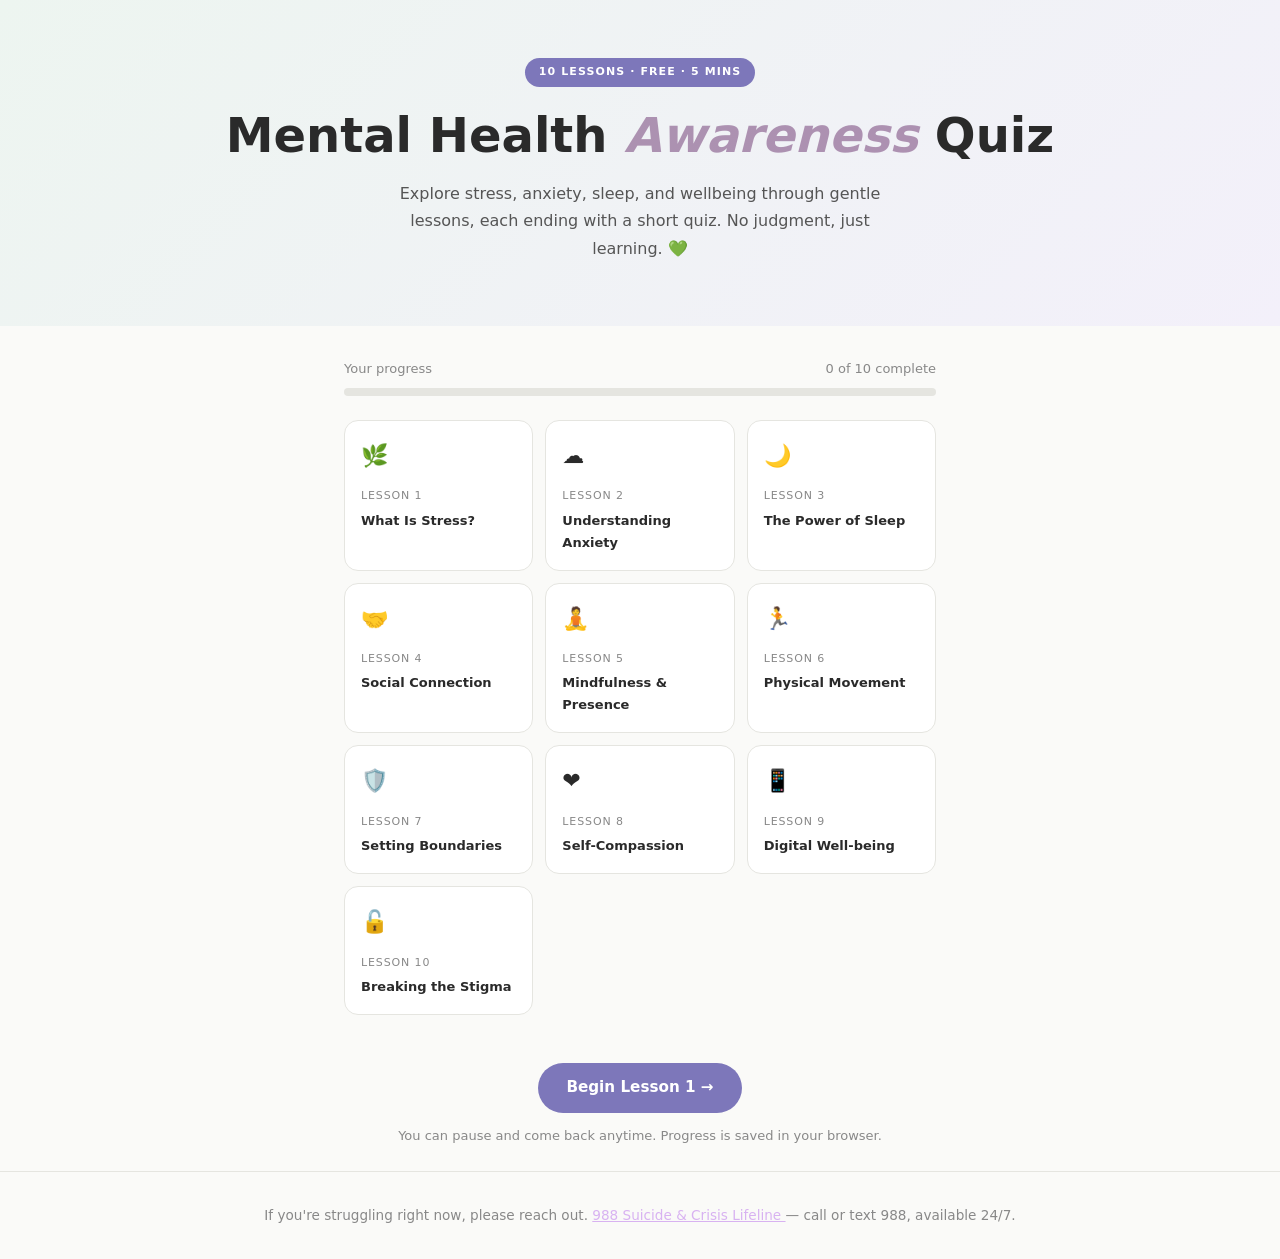
<file: index.html>
<!DOCTYPE html>
<html lang="en">
<head>
  <meta charset="UTF-8">
  <meta name="viewport" content="width=device-width, initial-scale=1.0">
  <title>Mental Health Awareness Quiz</title>
  <link rel="stylesheet" href="style.css">
</head>
<body>

  <header class="site-header">
    <div class="header-inner">
     
      <span class="header-tag">10 Lessons · Free · 5 mins</span>
      <h1>Mental Health <em>Awareness</em> Quiz</h1>
      <p class="header-sub">
        Explore stress, anxiety, sleep, and wellbeing through
        gentle lessons, each ending with a short quiz.
        No judgment, just learning. 💚
      </p>
    </div>
  </header>

  <main class="home-main">

    <!-- Progress overview bar -->
    <section class="progress-overview">
      <div class="prog-label">
        <span>Your progress</span>
        <span id="prog-count">0 of 10 complete</span>
      </div>
      <div class="prog-track">
        <div class="prog-fill" id="prog-fill" style="width: 0%"></div>
      </div>
    </section>

    <!-- Lesson cards grid -->
    <section class="lessons-grid" id="lessons-grid">
      <!-- Filled by app.js -->
    </section>

    <!-- Start button -->
    <div class="home-cta">
      <a href="lesson.html?id=0" class="btn-primary">
        Begin Lesson 1 →
      </a>
      <p class="cta-note">
        You can pause and come back anytime.
        Progress is saved in your browser.
      </p>
    </div>

  </main>

  <footer class="site-footer">
    <p>
      If you're struggling right now, please reach out. 
      <a href="https://988lifeline.org" target="_blank">
        988 Suicide &amp; Crisis Lifeline
      </a> — call or text 988, available 24/7.
    </p>
  </footer>

  <script src="app.js"></script>

</body>
</html>
</file>
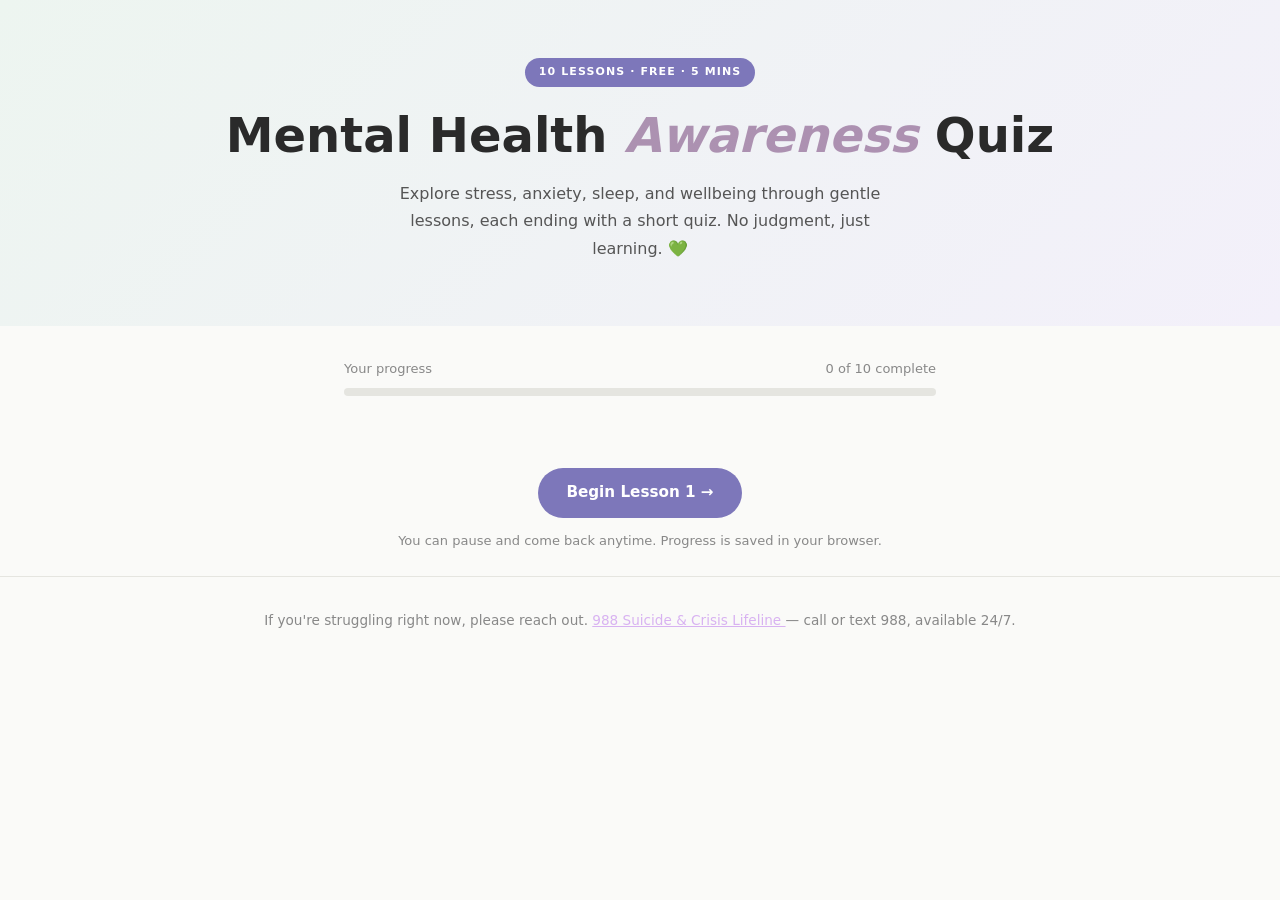
<file: Final_Project/Index.html>
<!DOCTYPE html>
<html lang="en">
<head>
  <meta charset="UTF-8">
  <meta name="viewport" content="width=device-width, initial-scale=1.0">
  <title>Mental Health Awareness Quiz</title>
  <link rel="stylesheet" href="style.css">
</head>
<body>

  <header class="site-header">
    <div class="header-inner">
     
      <span class="header-tag">10 Lessons · Free · 5 mins</span>
      <h1>Mental Health <em>Awareness</em> Quiz</h1>
      <p class="header-sub">
        Explore stress, anxiety, sleep, and wellbeing through
        gentle lessons, each ending with a short quiz.
        No judgment, just learning. 💚
      </p>
    </div>
  </header>

  <main class="home-main">

    <!-- Progress overview bar -->
    <section class="progress-overview">
      <div class="prog-label">
        <span>Your progress</span>
        <span id="prog-count">0 of 10 complete</span>
      </div>
      <div class="prog-track">
        <div class="prog-fill" id="prog-fill" style="width: 0%"></div>
      </div>
    </section>

    <!-- Lesson cards grid -->
    <section class="lessons-grid" id="lessons-grid">
      <!-- Filled by app.js -->
    </section>

    <!-- Start button -->
    <div class="home-cta">
      <a href="lesson.html?id=0" class="btn-primary">
        Begin Lesson 1 →
      </a>
      <p class="cta-note">
        You can pause and come back anytime.
        Progress is saved in your browser.
      </p>
    </div>

  </main>

  <footer class="site-footer">
    <p>
      If you're struggling right now, please reach out. 
      <a href="https://988lifeline.org" target="_blank">
        988 Suicide &amp; Crisis Lifeline
      </a> — call or text 988, available 24/7.
    </p>
  </footer>

  <script src="app.js"></script>

</body>
</html>
</file>
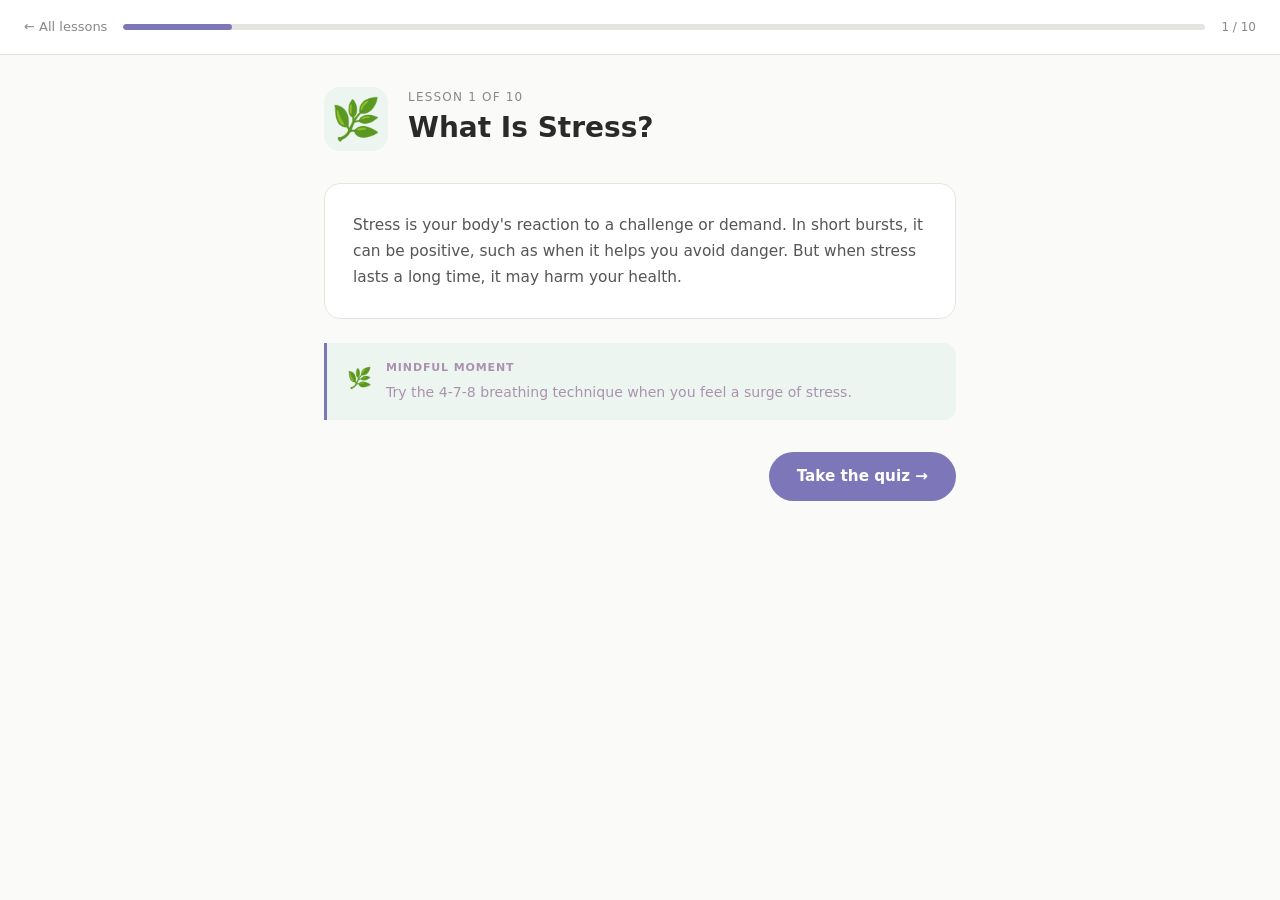
<file: lesson.html>
<!DOCTYPE html>
<html lang="en">
<head>
  <meta charset="UTF-8">
  <meta name="viewport" content="width=device-width, initial-scale=1.0">
  <title>Lesson — Mental Health Awareness Quiz</title>
  <link rel="stylesheet" href="style.css">
</head>
<body>

  <header class="lesson-header">
    <a href="index.html" class="back-link">← All lessons</a>
    <div class="lesson-progress">
      <div class="lesson-prog-fill" id="lesson-prog-fill"></div>
    </div>
    <span class="lesson-counter" id="lesson-counter">1 / 10</span>
  </header>

  <main class="lesson-main">

    <!-- Lesson hero -->
    <div class="lesson-hero">
      <div class="lesson-icon" id="lesson-icon">🌿</div>
      <div class="lesson-meta">
        <p class="lesson-num" id="lesson-num">Lesson 1 of 10</p>
        <h1 class="lesson-title" id="lesson-title">What Is Stress?</h1>
      </div>
    </div>

    <!-- Lesson body — paragraphs and tip boxes -->
    <article class="lesson-body" id="lesson-body">
      <!-- Filled by app.js -->
    </article>

    <!-- Tip box (the friendly animated tip) -->
    <aside class="tip-box" id="tip-box">
      <span class="tip-icon">🌿</span>
      <div>
        <p class="tip-label">Mindful moment</p>
        <p class="tip-text" id="tip-text"></p>
      </div>
    </aside>

    <!-- Navigation -->
    <div class="lesson-nav">
      <button class="btn-outline" id="btn-prev" onclick="prevLesson()">
        ← Previous
      </button>
      <a class="btn-primary" id="btn-quiz" href="quiz.html?id=0">
        Take the quiz →
      </a>
    </div>

  </main>

  <script src="app.js"></script>

</body>
</html>
</file>
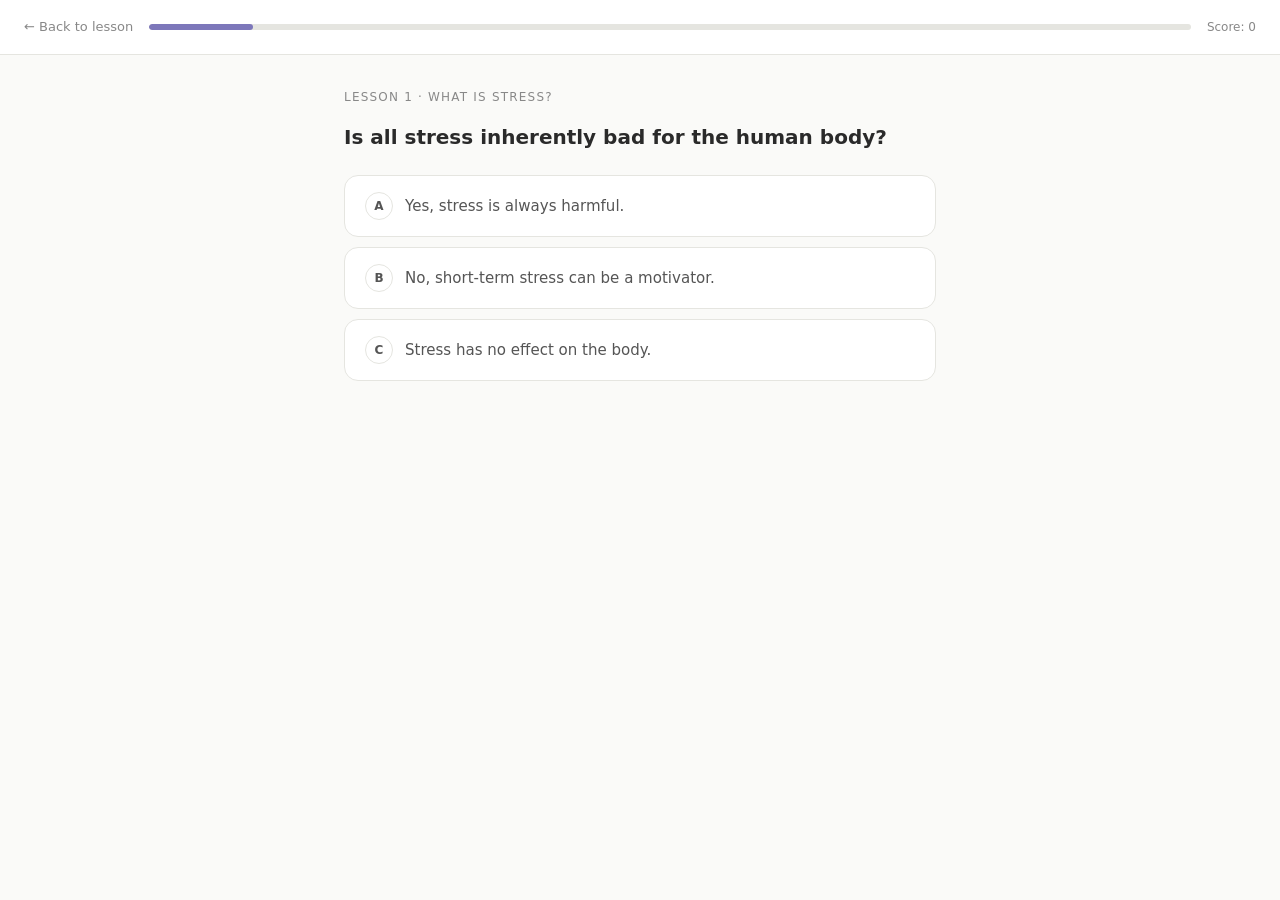
<file: quiz.html>
<!DOCTYPE html>
<html lang="en">
<head>
  <meta charset="UTF-8">
  <meta name="viewport" content="width=device-width, initial-scale=1.0">
  <title>Quiz — Mental Health Awareness</title>
  <link rel="stylesheet" href="style.css">
</head>
<body>

  <header class="quiz-header">
    <a href="lesson.html?id=0" class="back-link" id="back-to-lesson">
      ← Back to lesson
    </a>
    <div class="quiz-prog-wrap">
      <div class="quiz-prog-fill" id="quiz-prog-fill"></div>
    </div>
    <span class="score-counter">
      Score: <span id="score-num">0</span>
    </span>
  </header>

  <main class="quiz-main">

    <!-- Lesson label above question -->
    <p class="quiz-lesson-label" id="quiz-lesson-label">
      Lesson 1 · What Is Stress?
    </p>

    <!-- The question -->
    <h2 class="quiz-question" id="quiz-question">
      <!-- Filled by app.js -->
    </h2>

    <!-- Answer options -->
    <div class="options" id="options">
      <!-- Filled by app.js -->
    </div>

    <!-- Feedback panel — hidden until answered -->
    <div class="feedback hidden" id="feedback">
      <div class="feedback-inner">
        <p class="feedback-verdict" id="feedback-verdict"></p>
        <p class="feedback-explanation" id="feedback-explanation"></p>

        <!-- Animated tip that slides up after answering -->
        <div class="feedback-tip-wrap" id="feedback-tip-wrap">
          <span class="ftip-icon">💡</span>
          <p class="ftip-text" id="ftip-text"></p>
        </div>

        <button class="btn-next" id="btn-next" onclick="nextQuestion()">
          Next lesson →
        </button>
      </div>
    </div>

  </main>

  <script src="app.js"></script>

</body>
</html>
</file>
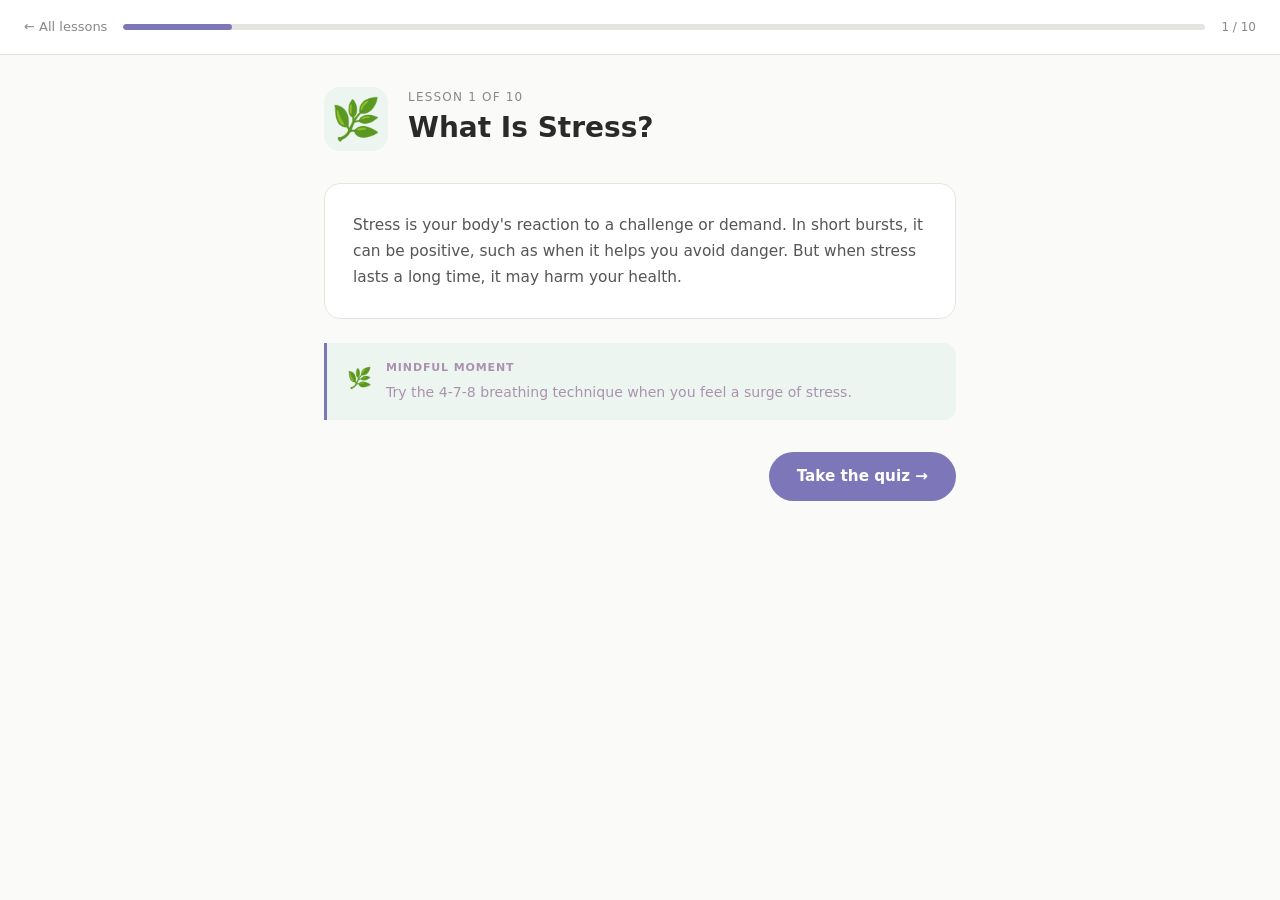
<file: Final_Project/lesson.html>
<!DOCTYPE html>
<html lang="en">
<head>
  <meta charset="UTF-8">
  <meta name="viewport" content="width=device-width, initial-scale=1.0">
  <title>Lesson — Mental Health Awareness Quiz</title>
  <link rel="stylesheet" href="style.css">
</head>
<body>

  <header class="lesson-header">
    <a href="index.html" class="back-link">← All lessons</a>
    <div class="lesson-progress">
      <div class="lesson-prog-fill" id="lesson-prog-fill"></div>
    </div>
    <span class="lesson-counter" id="lesson-counter">1 / 10</span>
  </header>

  <main class="lesson-main">

    <!-- Lesson hero -->
    <div class="lesson-hero">
      <div class="lesson-icon" id="lesson-icon">🌿</div>
      <div class="lesson-meta">
        <p class="lesson-num" id="lesson-num">Lesson 1 of 10</p>
        <h1 class="lesson-title" id="lesson-title">What Is Stress?</h1>
      </div>
    </div>

    <!-- Lesson body — paragraphs and tip boxes -->
    <article class="lesson-body" id="lesson-body">
      <!-- Filled by app.js -->
    </article>

    <!-- Tip box (the friendly animated tip) -->
    <aside class="tip-box" id="tip-box">
      <span class="tip-icon">🌿</span>
      <div>
        <p class="tip-label">Mindful moment</p>
        <p class="tip-text" id="tip-text"></p>
      </div>
    </aside>

    <!-- Navigation -->
    <div class="lesson-nav">
      <button class="btn-outline" id="btn-prev" onclick="prevLesson()">
        ← Previous
      </button>
      <a class="btn-primary" id="btn-quiz" href="quiz.html?id=0">
        Take the quiz →
      </a>
    </div>

  </main>

  <script src="app.js"></script>

</body>
</html>
</file>
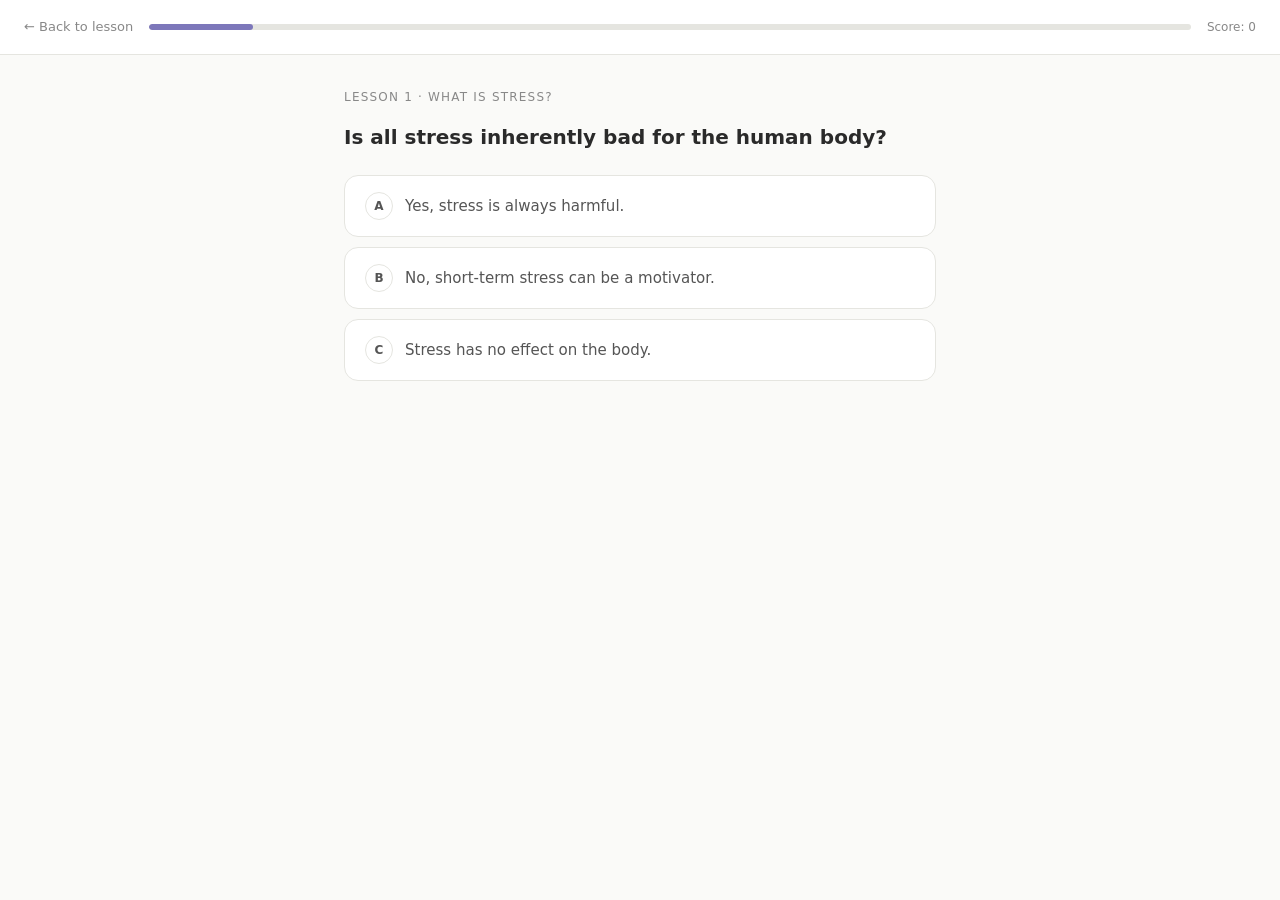
<file: Final_Project/quiz.html>
<!DOCTYPE html>
<html lang="en">
<head>
  <meta charset="UTF-8">
  <meta name="viewport" content="width=device-width, initial-scale=1.0">
  <title>Quiz — Mental Health Awareness</title>
  <link rel="stylesheet" href="style.css">
</head>
<body>

  <header class="quiz-header">
    <a href="lesson.html?id=0" class="back-link" id="back-to-lesson">
      ← Back to lesson
    </a>
    <div class="quiz-prog-wrap">
      <div class="quiz-prog-fill" id="quiz-prog-fill"></div>
    </div>
    <span class="score-counter">
      Score: <span id="score-num">0</span>
    </span>
  </header>

  <main class="quiz-main">

    <!-- Lesson label above question -->
    <p class="quiz-lesson-label" id="quiz-lesson-label">
      Lesson 1 · What Is Stress?
    </p>

    <!-- The question -->
    <h2 class="quiz-question" id="quiz-question">
      <!-- Filled by app.js -->
    </h2>

    <!-- Answer options -->
    <div class="options" id="options">
      <!-- Filled by app.js -->
    </div>

    <!-- Feedback panel — hidden until answered -->
    <div class="feedback hidden" id="feedback">
      <div class="feedback-inner">
        <p class="feedback-verdict" id="feedback-verdict"></p>
        <p class="feedback-explanation" id="feedback-explanation"></p>

        <!-- Animated tip that slides up after answering -->
        <div class="feedback-tip-wrap" id="feedback-tip-wrap">
          <span class="ftip-icon">💡</span>
          <p class="ftip-text" id="ftip-text"></p>
        </div>

        <button class="btn-next" id="btn-next" onclick="nextQuestion()">
          Next lesson →
        </button>
      </div>
    </div>

  </main>

  <script src="app.js"></script>

</body>
</html>
</file>
<file: style.css>
/* === Reset & base === */
*, *::before, *::after { box-sizing: border-box; margin: 0; padding: 0; }

:root {
  --sage:        #7d77ba;
  --sage-light:  #EDF5F0;
  --sage-dark:   #77457b8e;
  --lavender:    #c181ec97;
  --lav-light:   #ccbeeb;
  --amber:       #3a8d3250;
  --amber-light: #FBF4E2;
  --coral:       #6fc9976c;
  --coral-light: #FCEEEE;
  --ink:         #2A2A2A;
  --ink-soft:    #555;
  --ink-muted:   #888;
  --surface:     #FAFAF8;
  --white:       #FFFFFF;
  --border:      #E5E5E0;
}

body {
  font-family: 'Segoe UI', system-ui, sans-serif;
  background: var(--surface);
  color: var(--ink);
  min-height: 100vh;
  line-height: 1.7;
  
}

a { color: inherit; }

/* === Site header (home page) === */
.site-header {
    
  background: linear-gradient(135deg, #EDF5F0, #F3F0FA);
  padding: 3.5rem 2rem 4rem;
  text-align: center;
}
.header-tag {
  display: inline-block;
  background: var(--sage);
  color: white;
  font-size: 11px;
  font-weight: 600;
  letter-spacing: 0.1em;
  text-transform: uppercase;
  padding: 5px 14px;
  border-radius: 100px;
  margin-bottom: 1.25rem;
}
.site-header h1 {
  font-size: clamp(2rem, 5vw, 3rem);
  font-weight: 700;
  color: var(--ink);
  line-height: 1.2;
  margin-bottom: 1rem;
}
.site-header h1 em {
  font-style: italic;
  color: var(--sage-dark);
}
.header-sub {
  font-size: 1rem;
  color: var(--ink-soft);
  max-width: 500px;
  margin: 0 auto;
}

/* === Progress overview (home) === */
.progress-overview {
  max-width: 640px;
  margin: 2rem auto 0;
  padding: 0 1.5rem;
}
.prog-label {
  display: flex;
  justify-content: space-between;
  font-size: 13px;
  color: var(--ink-muted);
  margin-bottom: 8px;
}
.prog-track {
  height: 8px;
  background: var(--border);
  border-radius: 100px;
  overflow: hidden;
}
.prog-fill {
  height: 100%;
  background: linear-gradient(90deg, var(--sage), var(--lavender));
  border-radius: 100px;
  transition: width 0.6s ease;
}

/* === Lessons grid (home) === */
.lessons-grid {
  display: grid;
  grid-template-columns: repeat(auto-fill, minmax(180px, 1fr));
  gap: 12px;
  max-width: 640px;
  margin: 1.5rem auto;
  padding: 0 1.5rem;
}
.lesson-chip {
  background: var(--white);
  border: 1.5px solid var(--border);
  border-radius: 14px;
  padding: 1rem;
  cursor: pointer;
  text-decoration: none;
  color: var(--ink);
  transition: all 0.2s;
  display: block;
}
.lesson-chip:hover {
  border-color: var(--sage);
  background: var(--sage-light);
  transform: translateY(-5px); 
  box-shadow: 0 10px 20px rgba(0,0,0,0.05);
}
.lesson-chip:active, 
.btn-primary:active, 
.option-btn:active {
  transform: scale(0.96); /* Shrinks slightly to feel like a real button press */
  transition: transform 0.1s ease;
}
.lesson-chip, .btn-primary, .option-btn {
  transition: all 0.3s cubic-bezier(0.25, 0.8, 0.25, 1);
}
.lesson-chip.completed {
  border-color: var(--sage);
  background: var(--sage-light);
}
.chip-icon { font-size: 22px; margin-bottom: 6px; display: block; }
.chip-num {
  font-size: 11px;
  color: var(--ink-muted);
  text-transform: uppercase;
  letter-spacing: 0.08em;
}
.chip-title { font-size: 13px; font-weight: 600; margin-top: 2px; }
.chip-check {
  float: right;
  color: var(--sage);
  font-size: 14px;
}

/* === Home CTA === */
.home-cta {
  text-align: center;
  padding: 1.5rem;
  max-width: 640px;
  margin: 0 auto;
}
.cta-note {
  font-size: 13px;
  color: var(--ink-muted);
  margin-top: 0.75rem;
}

/* === Buttons === */
.btn-primary {
  display: inline-block;
  background: var(--sage);
  color: white;
  padding: 12px 28px;
  border-radius: 100px;
  text-decoration: none;
  font-size: 0.95rem;
  font-weight: 600;
  border: none;
  cursor: pointer;
  transition: background 0.2s, transform 0.15s;
}
.btn-primary:hover {
  background: var(--sage-dark);
  transform: translateY(-1px);
}
.btn-outline {
  display: inline-block;
  background: transparent;
  color: var(--ink-soft);
  padding: 11px 24px;
  border-radius: 100px;
  border: 1.5px solid var(--border);
  font-size: 0.9rem;
  cursor: pointer;
  text-decoration: none;
  transition: all 0.2s;
}
.btn-outline:hover {
  border-color: var(--ink-soft);
  color: var(--ink);
}
.btn-next {
  display: inline-block;
  background: var(--sage);
  color: white;
  padding: 11px 26px;
  border-radius: 100px;
  border: none;
  font-size: 0.9rem;
  font-weight: 600;
  cursor: pointer;
  margin-top: 1.25rem;
  transition: background 0.2s;
}
.btn-next:hover { background: var(--sage-dark); }

/* === Lesson header === */
.lesson-header, .quiz-header {
  display: flex;
  align-items: center;
  gap: 1rem;
  padding: 1rem 1.5rem;
  background: var(--white);
  border-bottom: 1px solid var(--border);
  position: sticky;
  top: 0;
  z-index: 10;
}
.back-link {
  font-size: 13px;
  color: var(--ink-muted);
  text-decoration: none;
  white-space: nowrap;
}
.back-link:hover { color: var(--sage-dark); }
.lesson-progress, .quiz-prog-wrap {
  flex: 1;
  height: 6px;
  background: var(--border);
  border-radius: 100px;
  overflow: hidden;
}
.lesson-prog-fill, .quiz-prog-fill {
  height: 100%;
  background: var(--sage);
  border-radius: 100px;
  transition: width 0.5s ease;
  width: 10%;
}
.lesson-counter, .score-counter {
  font-size: 12px;
  color: var(--ink-muted);
  white-space: nowrap;
}

/* === Lesson page === */
.lesson-main {
  max-width: 680px;
  margin: 0 auto;
  padding: 2rem 1.5rem 5rem;
}
.lesson-hero {
  display: flex;
  align-items: flex-start;
  gap: 1.25rem;
  margin-bottom: 2rem;
}
.lesson-icon {
  font-size: 2.5rem;
  width: 64px;
  height: 64px;
  background: var(--sage-light);
  border-radius: 16px;
  display: flex;
  align-items: center;
  justify-content: center;
  flex-shrink: 0;
}
.lesson-num {
  font-size: 12px;
  text-transform: uppercase;
  letter-spacing: 0.1em;
  color: var(--ink-muted);
  margin-bottom: 4px;
}
.lesson-title {
  font-size: 1.75rem;
  font-weight: 700;
  line-height: 1.2;
  color: var(--ink);
}
.lesson-body {
  background: var(--white);
  border: 1px solid var(--border);
  border-radius: 16px;
  padding: 1.75rem;
  margin-bottom: 1.5rem;
  font-size: 0.96rem;
  color: var(--ink-soft);
}
.lesson-body p { margin-bottom: 1rem; }
.lesson-body p:last-child { margin-bottom: 0; }
.lesson-body h3 {
  font-size: 1rem;
  font-weight: 700;
  color: var(--ink);
  margin: 1.25rem 0 0.4rem;
}

/* === Tip box (lesson page) === */
.tip-box {
  display: flex;
  gap: 14px;
  align-items: flex-start;
  background: var(--sage-light);
  border-left: 3px solid var(--sage);
  border-radius: 0 12px 12px 0;
  padding: 1rem 1.25rem;
  margin-bottom: 2rem;
  animation: slideUp 0.4s ease;
}
.tip-icon { font-size: 20px; flex-shrink: 0; margin-top: 2px; }
.tip-label {
  font-size: 11px;
  font-weight: 700;
  letter-spacing: 0.08em;
  text-transform: uppercase;
  color: var(--sage-dark);
  margin-bottom: 3px;
}
.tip-text { font-size: 0.88rem; color: var(--sage-dark); line-height: 1.6; }

/* === Lesson nav === */
.lesson-nav {
  display: flex;
  justify-content: space-between;
  align-items: center;
  gap: 1rem;
}

/* === Quiz page === */
.quiz-main {
  max-width: 640px;
  margin: 0 auto;
  padding: 2rem 1.5rem 5rem;
}
.quiz-lesson-label {
  font-size: 12px;
  text-transform: uppercase;
  letter-spacing: 0.1em;
  color: var(--ink-muted);
  margin-bottom: 1rem;
}
.quiz-question {
  font-size: 1.25rem;
  font-weight: 700;
  color: var(--ink);
  margin-bottom: 1.5rem;
  line-height: 1.4;
}

/* === Answer options === */
.options {
  display: flex;
  flex-direction: column;
  gap: 10px;
  margin-bottom: 1.25rem;
}
.option-btn {
  padding: 1rem 1.25rem;
  border: 1.5px solid var(--border);
  border-radius: 14px;
  background: var(--white);
  font-size: 0.94rem;
  color: var(--ink-soft);
  text-align: left;
  cursor: pointer;
  display: flex;
  align-items: center;
  gap: 12px;
  transition: all 0.18s;
  font-family: inherit;
}
.option-btn:hover:not(:disabled) {
  border-color: var(--sage);
  background: var(--sage-light);
  color: var(--sage-dark);
}
.option-marker {
  width: 28px;
  height: 28px;
  border-radius: 50%;
  border: 1.5px solid var(--border);
  display: flex;
  align-items: center;
  justify-content: center;
  font-size: 12px;
  font-weight: 600;
  flex-shrink: 0;
  transition: all 0.2s;
}
/* Correct answer — warm green */
.option-btn.correct {
  border-color: var(--sage);
  background: var(--sage-light);
  color: var(--sage-dark);
}
.option-btn.correct .option-marker {
  background: var(--sage);
  border-color: var(--sage);
  color: white;
}
/* Wrong answer — soft amber, NOT harsh red */
.option-btn.wrong {
  border-color: var(--amber);
  background: var(--amber-light);
  color: #7A5C1E;
}
.option-btn.wrong .option-marker {
  background: var(--amber);
  border-color: var(--amber);
  color: white;
}
.option-btn:disabled { cursor: default; pointer-events: none; }

/* === Feedback panel === */
.feedback {
  background: var(--white);
  border: 1px solid var(--border);
  border-radius: 16px;
  overflow: hidden;
  animation: popIn 0.35s cubic-bezier(0.34, 1.56, 0.64, 1);
}
.feedback.hidden { display: none; }
.feedback-inner { padding: 1.5rem; }
.feedback-verdict {
  font-size: 1.1rem;
  font-weight: 700;
  margin-bottom: 0.4rem;
  color: var(--ink);
}
.feedback-explanation {
  font-size: 0.9rem;
  color: var(--ink-soft);
  line-height: 1.65;
  margin-bottom: 1rem;
}
/* Animated tip inside feedback */
.feedback-tip-wrap {
  display: flex;
  gap: 10px;
  align-items: flex-start;
  background: var(--lav-light);
  border-radius: 10px;
  padding: 0.9rem 1rem;
  animation: slideUp 0.45s 0.2s ease both;
}
.ftip-icon { font-size: 16px; flex-shrink: 0; }
.ftip-text { font-size: 0.87rem; color: #4A3F72; line-height: 1.6; }

/* === Results page === */
.results-main {
  max-width: 600px;
  margin: 3rem auto;
  padding: 0 1.5rem 4rem;
}
.results-card {
  background: var(--white);
  border: 1px solid var(--border);
  border-radius: 20px;
  padding: 2.5rem 2rem;
  text-align: center;
}
.results-affirm {
  font-size: 1rem;
  color: var(--ink-soft);
  margin-bottom: 1.75rem;
  line-height: 1.7;
  font-style: italic;
}
.score-ring {
  width: 120px;
  height: 120px;
  border-radius: 50%;
  border: 5px solid var(--sage);
  display: flex;
  flex-direction: column;
  align-items: center;
  justify-content: center;
  margin: 0 auto 1.75rem;
  background: var(--sage-light);
}
.score-big {
  font-size: 1.8rem;
  font-weight: 700;
  color: var(--sage-dark);
  line-height: 1;
}
.score-pct { font-size: 12px; color: var(--ink-muted); margin-top: 2px; }
.result-badge {
  font-size: 1.5rem;
  font-weight: 700;
  margin-bottom: 0.6rem;
  color: var(--ink);
}
.result-message {
  color: var(--ink-soft);
  margin-bottom: 2rem;
  line-height: 1.7;
  font-size: 0.95rem;
}
.takeaways {
  text-align: left;
  background: var(--surface);
  border-radius: 12px;
  padding: 1.25rem 1.5rem;
  margin-bottom: 2rem;
  border: 1px solid var(--border);
}
.takeaways h3 {
  font-size: 0.9rem;
  text-transform: uppercase;
  letter-spacing: 0.08em;
  color: var(--ink-muted);
  margin-bottom: 0.75rem;
}
.takeaways li {
  font-size: 0.9rem;
  color: var(--ink-soft);
  margin-left: 1.1rem;
  line-height: 1.8;
}
.result-actions {
  display: flex;
  gap: 1rem;
  justify-content: center;
  flex-wrap: wrap;
  margin-bottom: 2rem;
}

/* === Crisis box (always visible on results) === */
.crisis-box {
  background: var(--lav-light);
  border-radius: 12px;
  padding: 1rem 1.25rem;
  font-size: 0.87rem;
  color: #4A3F72;
  line-height: 1.6;
}
.crisis-link {
  display: block;
  margin-top: 6px;
  color: var(--lavender);
  font-weight: 600;
  text-decoration: none;
}
.crisis-link:hover { text-decoration: underline; }

/* === Footer === */
.site-footer {
  text-align: center;
  padding: 2rem 1.5rem;
  font-size: 0.85rem;
  color: var(--ink-muted);
  border-top: 1px solid var(--border);
}
.site-footer a { color: var(--lavender); }

/* === Animations === */
@keyframes slideUp {
  from { opacity: 0; transform: translateY(12px); }
  to   { opacity: 1; transform: translateY(0); }
}
@keyframes popIn {
  from { opacity: 0; transform: scale(0.95); }
  to   { opacity: 1; transform: scale(1); }
}

/* === Mobile === */
@media (max-width: 520px) {
  .lesson-hero { flex-direction: column; }
  .site-header { padding: 2.5rem 1.25rem; }
  .lesson-main, .quiz-main { padding: 1.5rem 1rem 4rem; }
  .lessons-grid { grid-template-columns: repeat(2, 1fr); }
}
</file>
<file: Final_Project/style.css>
/* === Reset & base === */
*, *::before, *::after { box-sizing: border-box; margin: 0; padding: 0; }

:root {
  --sage:        #7d77ba;
  --sage-light:  #EDF5F0;
  --sage-dark:   #77457b8e;
  --lavender:    #c181ec97;
  --lav-light:   #ccbeeb;
  --amber:       #3a8d3250;
  --amber-light: #FBF4E2;
  --coral:       #6fc9976c;
  --coral-light: #FCEEEE;
  --ink:         #2A2A2A;
  --ink-soft:    #555;
  --ink-muted:   #888;
  --surface:     #FAFAF8;
  --white:       #FFFFFF;
  --border:      #E5E5E0;
}

body {
  font-family: 'Segoe UI', system-ui, sans-serif;
  background: var(--surface);
  color: var(--ink);
  min-height: 100vh;
  line-height: 1.7;
  
}

a { color: inherit; }

/* === Site header (home page) === */
.site-header {
    
  background: linear-gradient(135deg, #EDF5F0, #F3F0FA);
  padding: 3.5rem 2rem 4rem;
  text-align: center;
}
.header-tag {
  display: inline-block;
  background: var(--sage);
  color: white;
  font-size: 11px;
  font-weight: 600;
  letter-spacing: 0.1em;
  text-transform: uppercase;
  padding: 5px 14px;
  border-radius: 100px;
  margin-bottom: 1.25rem;
}
.site-header h1 {
  font-size: clamp(2rem, 5vw, 3rem);
  font-weight: 700;
  color: var(--ink);
  line-height: 1.2;
  margin-bottom: 1rem;
}
.site-header h1 em {
  font-style: italic;
  color: var(--sage-dark);
}
.header-sub {
  font-size: 1rem;
  color: var(--ink-soft);
  max-width: 500px;
  margin: 0 auto;
}

/* === Progress overview (home) === */
.progress-overview {
  max-width: 640px;
  margin: 2rem auto 0;
  padding: 0 1.5rem;
}
.prog-label {
  display: flex;
  justify-content: space-between;
  font-size: 13px;
  color: var(--ink-muted);
  margin-bottom: 8px;
}
.prog-track {
  height: 8px;
  background: var(--border);
  border-radius: 100px;
  overflow: hidden;
}
.prog-fill {
  height: 100%;
  background: linear-gradient(90deg, var(--sage), var(--lavender));
  border-radius: 100px;
  transition: width 0.6s ease;
}

/* === Lessons grid (home) === */
.lessons-grid {
  display: grid;
  grid-template-columns: repeat(auto-fill, minmax(180px, 1fr));
  gap: 12px;
  max-width: 640px;
  margin: 1.5rem auto;
  padding: 0 1.5rem;
}
.lesson-chip {
  background: var(--white);
  border: 1.5px solid var(--border);
  border-radius: 14px;
  padding: 1rem;
  cursor: pointer;
  text-decoration: none;
  color: var(--ink);
  transition: all 0.2s;
  display: block;
}
.lesson-chip:hover {
  border-color: var(--sage);
  background: var(--sage-light);
  transform: translateY(-5px); 
  box-shadow: 0 10px 20px rgba(0,0,0,0,05);
}
.lesson-chip:active, 
.btn-primary:active, 
.option-btn:active {
  transform: scale(0.96); /* Shrinks slightly to feel like a real button press */
  transition: transform 0.1s ease;
}
.lesson-chip, .btn-primary, .option-btn {
  transition: all 0.3s cubic-bezier(0.25, 0.8, 0.25, 1);
}
.lesson-chip.completed {
  border-color: var(--sage);
  background: var(--sage-light);
}
.chip-icon { font-size: 22px; margin-bottom: 6px; display: block; }
.chip-num {
  font-size: 11px;
  color: var(--ink-muted);
  text-transform: uppercase;
  letter-spacing: 0.08em;
}
.chip-title { font-size: 13px; font-weight: 600; margin-top: 2px; }
.chip-check {
  float: right;
  color: var(--sage);
  font-size: 14px;
}

/* === Home CTA === */
.home-cta {
  text-align: center;
  padding: 1.5rem;
  max-width: 640px;
  margin: 0 auto;
}
.cta-note {
  font-size: 13px;
  color: var(--ink-muted);
  margin-top: 0.75rem;
}

/* === Buttons === */
.btn-primary {
  display: inline-block;
  background: var(--sage);
  color: white;
  padding: 12px 28px;
  border-radius: 100px;
  text-decoration: none;
  font-size: 0.95rem;
  font-weight: 600;
  border: none;
  cursor: pointer;
  transition: background 0.2s, transform 0.15s;
}
.btn-primary:hover {
  background: var(--sage-dark);
  transform: translateY(-1px);
}
.btn-outline {
  display: inline-block;
  background: transparent;
  color: var(--ink-soft);
  padding: 11px 24px;
  border-radius: 100px;
  border: 1.5px solid var(--border);
  font-size: 0.9rem;
  cursor: pointer;
  text-decoration: none;
  transition: all 0.2s;
}
.btn-outline:hover {
  border-color: var(--ink-soft);
  color: var(--ink);
}
.btn-next {
  display: inline-block;
  background: var(--sage);
  color: white;
  padding: 11px 26px;
  border-radius: 100px;
  border: none;
  font-size: 0.9rem;
  font-weight: 600;
  cursor: pointer;
  margin-top: 1.25rem;
  transition: background 0.2s;
}
.btn-next:hover { background: var(--sage-dark); }

/* === Lesson header === */
.lesson-header, .quiz-header {
  display: flex;
  align-items: center;
  gap: 1rem;
  padding: 1rem 1.5rem;
  background: var(--white);
  border-bottom: 1px solid var(--border);
  position: sticky;
  top: 0;
  z-index: 10;
}
.back-link {
  font-size: 13px;
  color: var(--ink-muted);
  text-decoration: none;
  white-space: nowrap;
}
.back-link:hover { color: var(--sage-dark); }
.lesson-progress, .quiz-prog-wrap {
  flex: 1;
  height: 6px;
  background: var(--border);
  border-radius: 100px;
  overflow: hidden;
}
.lesson-prog-fill, .quiz-prog-fill {
  height: 100%;
  background: var(--sage);
  border-radius: 100px;
  transition: width 0.5s ease;
  width: 10%;
}
.lesson-counter, .score-counter {
  font-size: 12px;
  color: var(--ink-muted);
  white-space: nowrap;
}

/* === Lesson page === */
.lesson-main {
  max-width: 680px;
  margin: 0 auto;
  padding: 2rem 1.5rem 5rem;
}
.lesson-hero {
  display: flex;
  align-items: flex-start;
  gap: 1.25rem;
  margin-bottom: 2rem;
}
.lesson-icon {
  font-size: 2.5rem;
  width: 64px;
  height: 64px;
  background: var(--sage-light);
  border-radius: 16px;
  display: flex;
  align-items: center;
  justify-content: center;
  flex-shrink: 0;
}
.lesson-num {
  font-size: 12px;
  text-transform: uppercase;
  letter-spacing: 0.1em;
  color: var(--ink-muted);
  margin-bottom: 4px;
}
.lesson-title {
  font-size: 1.75rem;
  font-weight: 700;
  line-height: 1.2;
  color: var(--ink);
}
.lesson-body {
  background: var(--white);
  border: 1px solid var(--border);
  border-radius: 16px;
  padding: 1.75rem;
  margin-bottom: 1.5rem;
  font-size: 0.96rem;
  color: var(--ink-soft);
}
.lesson-body p { margin-bottom: 1rem; }
.lesson-body p:last-child { margin-bottom: 0; }
.lesson-body h3 {
  font-size: 1rem;
  font-weight: 700;
  color: var(--ink);
  margin: 1.25rem 0 0.4rem;
}

/* === Tip box (lesson page) === */
.tip-box {
  display: flex;
  gap: 14px;
  align-items: flex-start;
  background: var(--sage-light);
  border-left: 3px solid var(--sage);
  border-radius: 0 12px 12px 0;
  padding: 1rem 1.25rem;
  margin-bottom: 2rem;
  animation: slideUp 0.4s ease;
}
.tip-icon { font-size: 20px; flex-shrink: 0; margin-top: 2px; }
.tip-label {
  font-size: 11px;
  font-weight: 700;
  letter-spacing: 0.08em;
  text-transform: uppercase;
  color: var(--sage-dark);
  margin-bottom: 3px;
}
.tip-text { font-size: 0.88rem; color: var(--sage-dark); line-height: 1.6; }

/* === Lesson nav === */
.lesson-nav {
  display: flex;
  justify-content: space-between;
  align-items: center;
  gap: 1rem;
}

/* === Quiz page === */
.quiz-main {
  max-width: 640px;
  margin: 0 auto;
  padding: 2rem 1.5rem 5rem;
}
.quiz-lesson-label {
  font-size: 12px;
  text-transform: uppercase;
  letter-spacing: 0.1em;
  color: var(--ink-muted);
  margin-bottom: 1rem;
}
.quiz-question {
  font-size: 1.25rem;
  font-weight: 700;
  color: var(--ink);
  margin-bottom: 1.5rem;
  line-height: 1.4;
}

/* === Answer options === */
.options {
  display: flex;
  flex-direction: column;
  gap: 10px;
  margin-bottom: 1.25rem;
}
.option-btn {
  padding: 1rem 1.25rem;
  border: 1.5px solid var(--border);
  border-radius: 14px;
  background: var(--white);
  font-size: 0.94rem;
  color: var(--ink-soft);
  text-align: left;
  cursor: pointer;
  display: flex;
  align-items: center;
  gap: 12px;
  transition: all 0.18s;
  font-family: inherit;
}
.option-btn:hover:not(:disabled) {
  border-color: var(--sage);
  background: var(--sage-light);
  color: var(--sage-dark);
}
.option-marker {
  width: 28px;
  height: 28px;
  border-radius: 50%;
  border: 1.5px solid var(--border);
  display: flex;
  align-items: center;
  justify-content: center;
  font-size: 12px;
  font-weight: 600;
  flex-shrink: 0;
  transition: all 0.2s;
}
/* Correct answer — warm green */
.option-btn.correct {
  border-color: var(--sage);
  background: var(--sage-light);
  color: var(--sage-dark);
}
.option-btn.correct .option-marker {
  background: var(--sage);
  border-color: var(--sage);
  color: white;
}
/* Wrong answer — soft amber, NOT harsh red */
.option-btn.wrong {
  border-color: var(--amber);
  background: var(--amber-light);
  color: #7A5C1E;
}
.option-btn.wrong .option-marker {
  background: var(--amber);
  border-color: var(--amber);
  color: white;
}
.option-btn:disabled { cursor: default; pointer-events: none; }

/* === Feedback panel === */
.feedback {
  background: var(--white);
  border: 1px solid var(--border);
  border-radius: 16px;
  overflow: hidden;
  animation: popIn 0.35s cubic-bezier(0.34, 1.56, 0.64, 1);
}
.feedback.hidden { display: none; }
.feedback-inner { padding: 1.5rem; }
.feedback-verdict {
  font-size: 1.1rem;
  font-weight: 700;
  margin-bottom: 0.4rem;
  color: var(--ink);
}
.feedback-explanation {
  font-size: 0.9rem;
  color: var(--ink-soft);
  line-height: 1.65;
  margin-bottom: 1rem;
}
/* Animated tip inside feedback */
.feedback-tip-wrap {
  display: flex;
  gap: 10px;
  align-items: flex-start;
  background: var(--lav-light);
  border-radius: 10px;
  padding: 0.9rem 1rem;
  animation: slideUp 0.45s 0.2s ease both;
}
.ftip-icon { font-size: 16px; flex-shrink: 0; }
.ftip-text { font-size: 0.87rem; color: #4A3F72; line-height: 1.6; }

/* === Results page === */
.results-main {
  max-width: 600px;
  margin: 3rem auto;
  padding: 0 1.5rem 4rem;
}
.results-card {
  background: var(--white);
  border: 1px solid var(--border);
  border-radius: 20px;
  padding: 2.5rem 2rem;
  text-align: center;
}
.results-affirm {
  font-size: 1rem;
  color: var(--ink-soft);
  margin-bottom: 1.75rem;
  line-height: 1.7;
  font-style: italic;
}
.score-ring {
  width: 120px;
  height: 120px;
  border-radius: 50%;
  border: 5px solid var(--sage);
  display: flex;
  flex-direction: column;
  align-items: center;
  justify-content: center;
  margin: 0 auto 1.75rem;
  background: var(--sage-light);
}
.score-big {
  font-size: 1.8rem;
  font-weight: 700;
  color: var(--sage-dark);
  line-height: 1;
}
.score-pct { font-size: 12px; color: var(--ink-muted); margin-top: 2px; }
.result-badge {
  font-size: 1.5rem;
  font-weight: 700;
  margin-bottom: 0.6rem;
  color: var(--ink);
}
.result-message {
  color: var(--ink-soft);
  margin-bottom: 2rem;
  line-height: 1.7;
  font-size: 0.95rem;
}
.takeaways {
  text-align: left;
  background: var(--surface);
  border-radius: 12px;
  padding: 1.25rem 1.5rem;
  margin-bottom: 2rem;
  border: 1px solid var(--border);
}
.takeaways h3 {
  font-size: 0.9rem;
  text-transform: uppercase;
  letter-spacing: 0.08em;
  color: var(--ink-muted);
  margin-bottom: 0.75rem;
}
.takeaways li {
  font-size: 0.9rem;
  color: var(--ink-soft);
  margin-left: 1.1rem;
  line-height: 1.8;
}
.result-actions {
  display: flex;
  gap: 1rem;
  justify-content: center;
  flex-wrap: wrap;
  margin-bottom: 2rem;
}

/* === Crisis box (always visible on results) === */
.crisis-box {
  background: var(--lav-light);
  border-radius: 12px;
  padding: 1rem 1.25rem;
  font-size: 0.87rem;
  color: #4A3F72;
  line-height: 1.6;
}
.crisis-link {
  display: block;
  margin-top: 6px;
  color: var(--lavender);
  font-weight: 600;
  text-decoration: none;
}
.crisis-link:hover { text-decoration: underline; }

/* === Footer === */
.site-footer {
  text-align: center;
  padding: 2rem 1.5rem;
  font-size: 0.85rem;
  color: var(--ink-muted);
  border-top: 1px solid var(--border);
}
.site-footer a { color: var(--lavender); }

/* === Animations === */
@keyframes slideUp {
  from { opacity: 0; transform: translateY(12px); }
  to   { opacity: 1; transform: translateY(0); }
}
@keyframes popIn {
  from { opacity: 0; transform: scale(0.95); }
  to   { opacity: 1; transform: scale(1); }
}

/* === Mobile === */
@media (max-width: 520px) {
  .lesson-hero { flex-direction: column; }
  .site-header { padding: 2.5rem 1.25rem; }
  .lesson-main, .quiz-main { padding: 1.5rem 1rem 4rem; }
  .lessons-grid { grid-template-columns: repeat(2, 1fr); }
}
</file>
